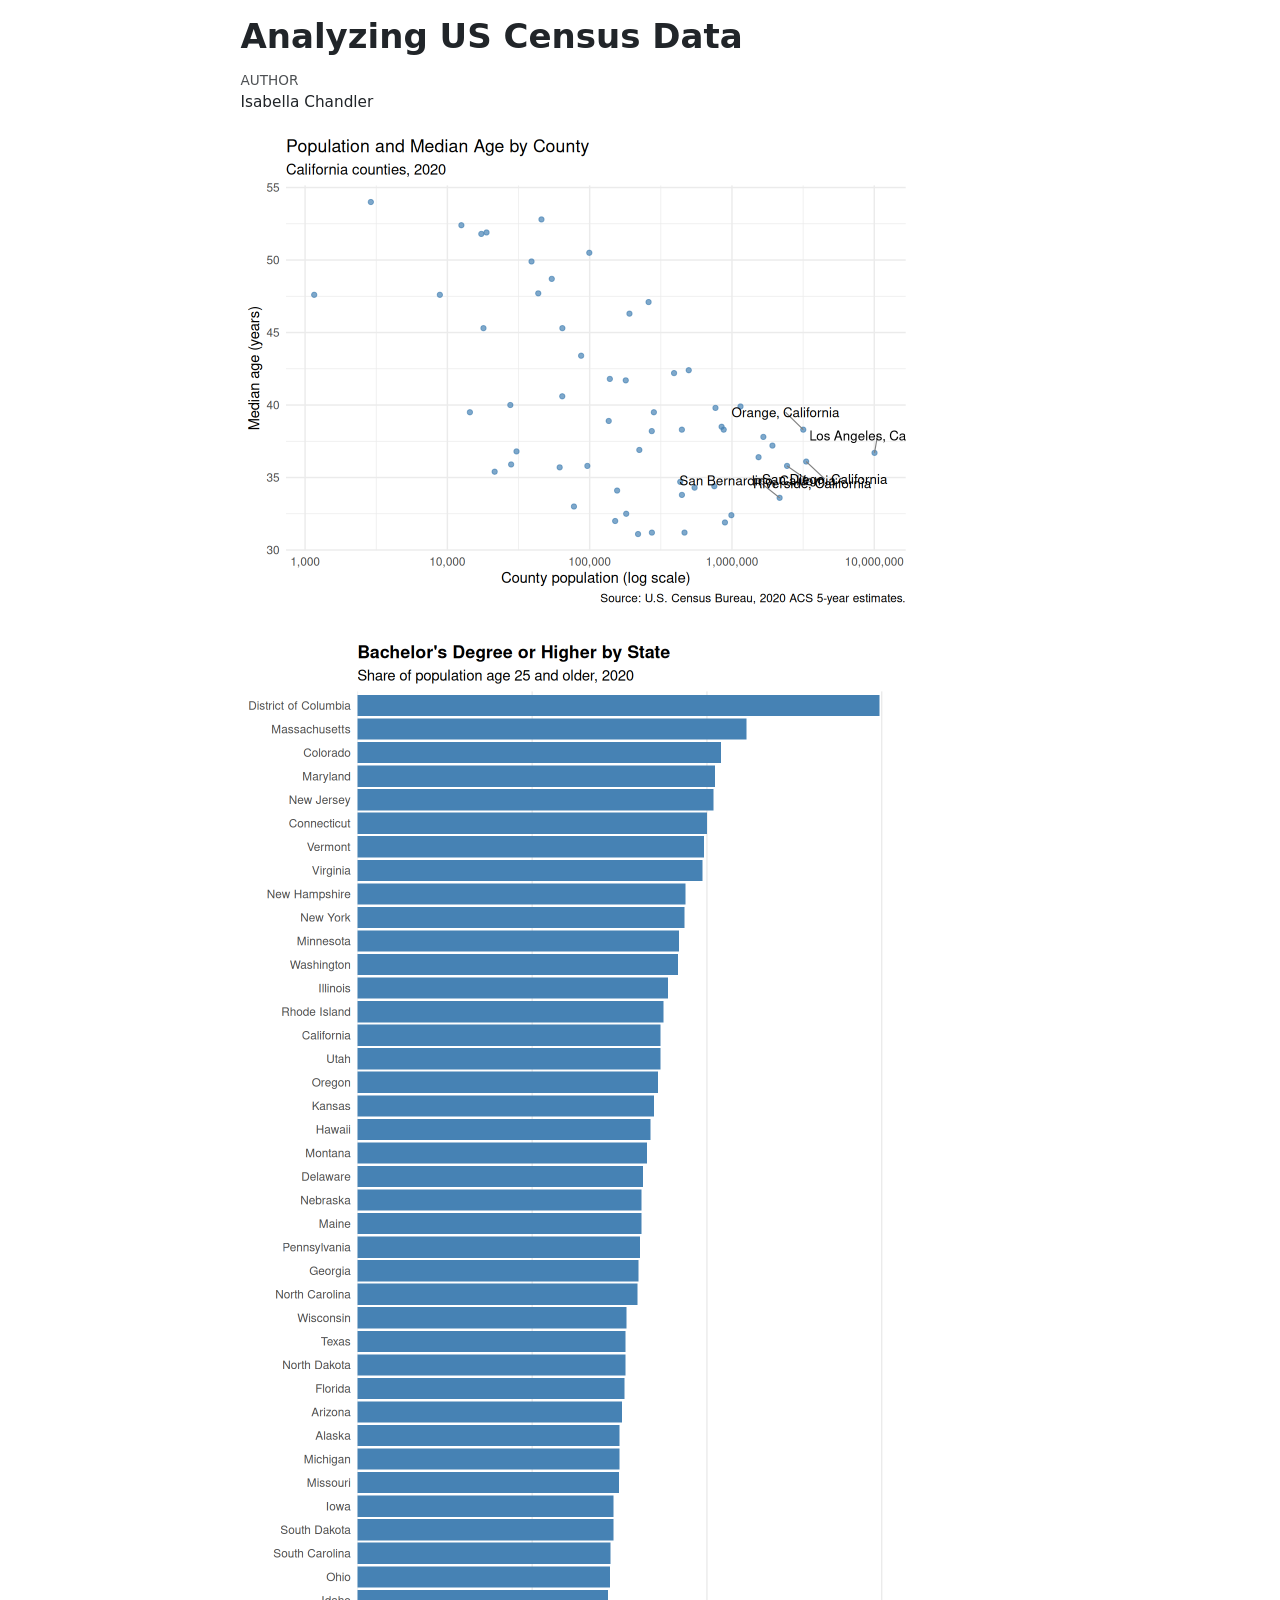
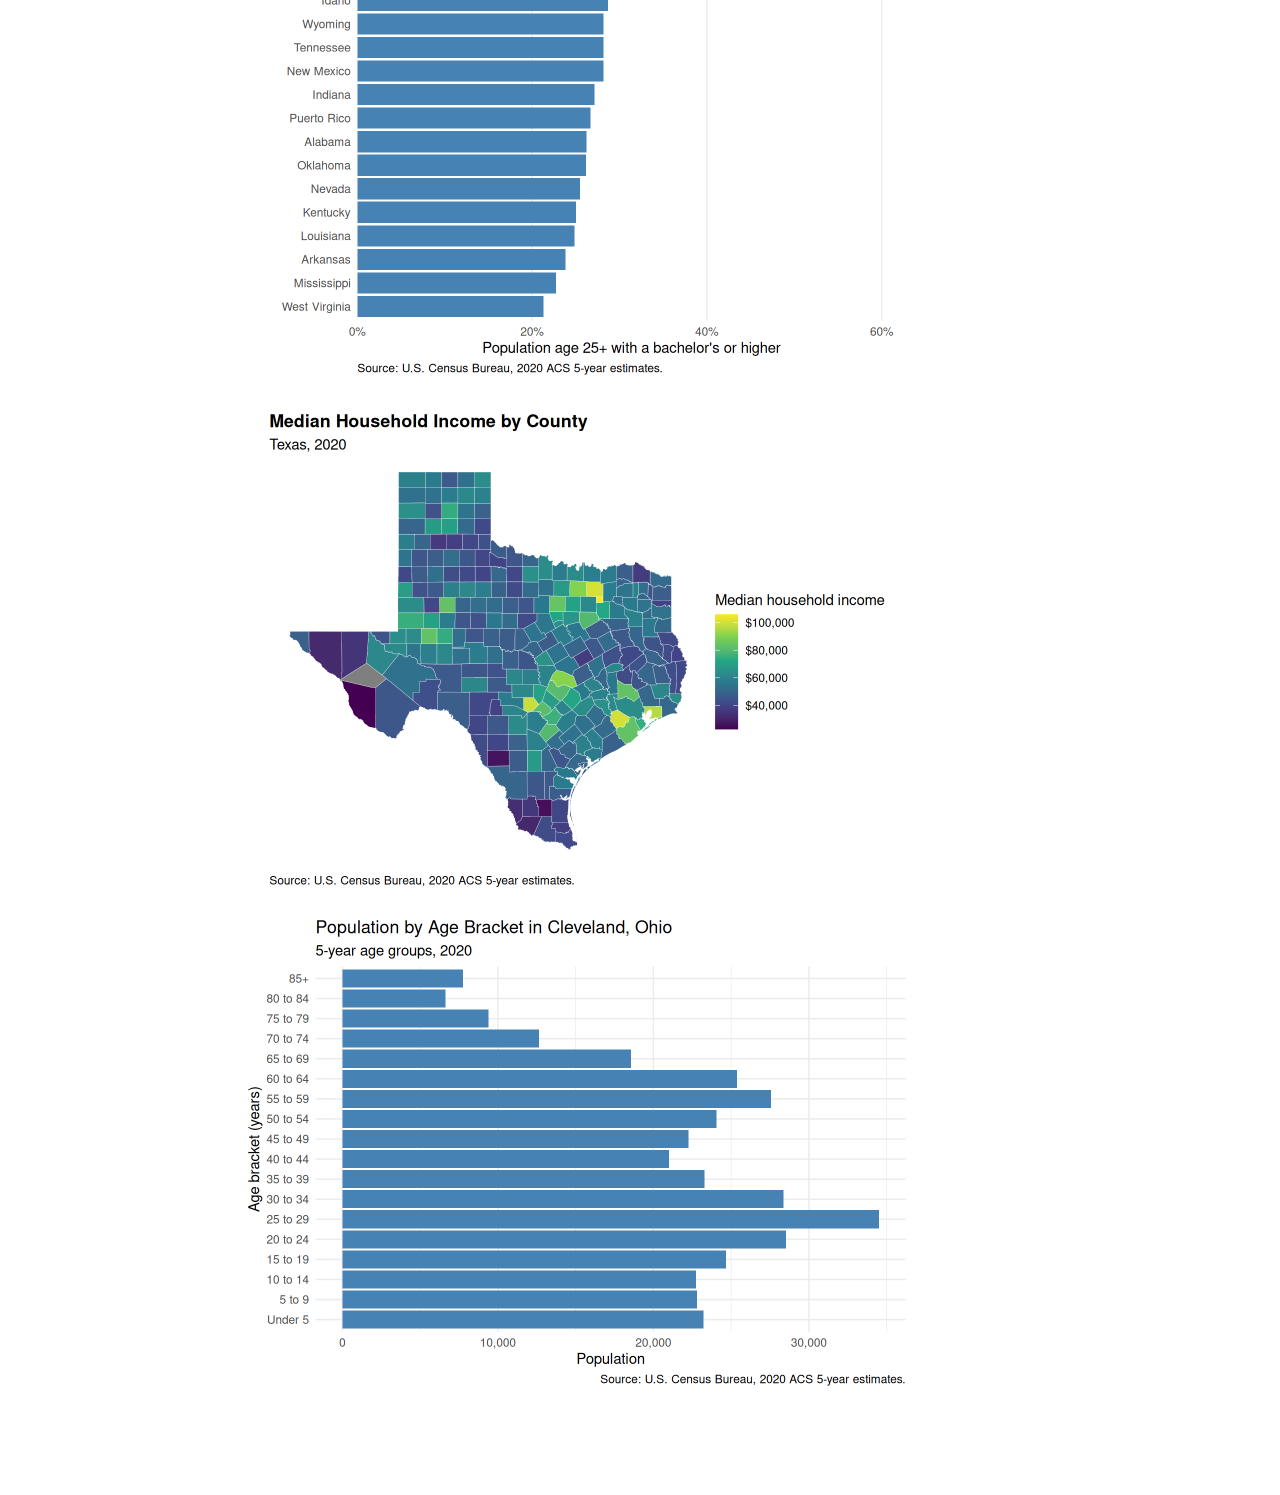
<file: index.html>
<!DOCTYPE html>
<html xmlns="http://www.w3.org/1999/xhtml" lang="en" xml:lang="en"><head>

<meta charset="utf-8">
<meta name="generator" content="quarto-1.10.19">

<meta name="viewport" content="width=device-width, initial-scale=1.0, user-scalable=yes">

<meta name="author" content="Isabella Chandler">

<title>Analyzing US Census Data</title>
<style>
/* Default styles provided by pandoc.
** See https://pandoc.org/MANUAL.html#variables-for-html for config info.
*/
span.smallcaps{font-variant: small-caps;}
div.columns{display: flex; gap: 1.5em;}
div.column{flex: auto;}
@media screen {
div.columns{gap: min(4vw, 1.5em);}
div.column{overflow-x: auto;}
}
div.hanging-indent{margin-left: 1.5em; text-indent: -1.5em;}
ul.task-list{list-style: none;}
ul.task-list li input[type="checkbox"] {
  width: 0.8em;
  margin: 0 0.8em 0.2em -1em; /* quarto-specific, see https://github.com/quarto-dev/quarto-cli/issues/4556 */ 
  vertical-align: middle;
}
</style>


<script src="analysis_files/libs/clipboard/clipboard.min.js"></script>
<script src="analysis_files/libs/quarto-html/quarto.js" type="module"></script>
<script src="analysis_files/libs/quarto-html/tabsets/tabsets.js" type="module"></script>
<script src="analysis_files/libs/quarto-html/popper.min.js"></script>
<script src="analysis_files/libs/quarto-html/tippy.umd.min.js"></script>
<script src="analysis_files/libs/quarto-html/anchor.min.js"></script>
<link href="analysis_files/libs/quarto-html/tippy.css" rel="stylesheet">
<link href="analysis_files/libs/quarto-html/quarto-syntax-highlighting-bf27225e3a48a9273f3daa8f8e829971.css" rel="stylesheet" id="quarto-text-highlighting-styles">
<script src="analysis_files/libs/bootstrap/bootstrap.min.js"></script>
<link href="analysis_files/libs/bootstrap/bootstrap-icons.css" rel="stylesheet">
<link href="analysis_files/libs/bootstrap/bootstrap-599778174d9dd6ce730efbedad0fe166.min.css" rel="stylesheet" append-hash="true" id="quarto-bootstrap" data-mode="light">


</head>

<body class="fullcontent quarto-light">

<div id="quarto-content" class="page-columns page-rows-contents page-layout-article">

<main class="content" id="quarto-document-content">

<header id="title-block-header" class="quarto-title-block default">
<div class="quarto-title">
<h1 class="title">Analyzing US Census Data</h1>
</div>



<div class="quarto-title-meta">

    <div>
    <div class="quarto-title-meta-heading">Author</div>
    <div class="quarto-title-meta-contents">
             <p>Isabella Chandler </p>
          </div>
  </div>
    
  
    
  </div>
  


</header>


<div class="cell">
<div class="cell-output-display">
<div>
<figure class="figure">
<p><img src="analysis_files/figure-html/unnamed-chunk-5-1.png" class="img-fluid figure-img" width="672"></p>
</figure>
</div>
</div>
</div>
<div class="cell">
<div class="cell-output-display">
<div>
<figure class="figure">
<p><img src="analysis_files/figure-html/unnamed-chunk-6-1.png" class="img-fluid figure-img" width="672"></p>
</figure>
</div>
</div>
</div>
<div class="cell">
<div class="cell-output-display">
<div>
<figure class="figure">
<p><img src="analysis_files/figure-html/unnamed-chunk-7-1.png" class="img-fluid figure-img" width="672"></p>
</figure>
</div>
</div>
</div>
<div class="cell">
<div class="cell-output-display">
<div>
<figure class="figure">
<p><img src="analysis_files/figure-html/unnamed-chunk-8-1.png" class="img-fluid figure-img" width="672"></p>
</figure>
</div>
</div>
</div>

</main>
<!-- /main column -->
<script id="quarto-html-after-body" type="application/javascript">
  window.document.addEventListener("DOMContentLoaded", function (event) {
    const icon = "";
    const anchorJS = new window.AnchorJS();
    anchorJS.options = {
      placement: 'right',
      icon: icon
    };
    anchorJS.add('.anchored');
    const isCodeAnnotation = (el) => {
      for (const clz of el.classList) {
        if (clz.startsWith('code-annotation-')) {                     
          return true;
        }
      }
      return false;
    }
    const onCopySuccess = function(e) {
      // button target
      const button = e.trigger;
      // don't keep focus
      button.blur();
      // flash "checked"
      button.classList.add('code-copy-button-checked');
      var currentTitle = button.getAttribute("title");
      button.setAttribute("title", "Copied!");
      let tooltip;
      if (window.bootstrap) {
        button.setAttribute("data-bs-toggle", "tooltip");
        button.setAttribute("data-bs-placement", "left");
        button.setAttribute("data-bs-title", "Copied!");
        tooltip = new bootstrap.Tooltip(button, 
          { trigger: "manual", 
            customClass: "code-copy-button-tooltip",
            offset: [0, -8]});
        tooltip.show();    
      }
      setTimeout(function() {
        if (tooltip) {
          tooltip.hide();
          button.removeAttribute("data-bs-title");
          button.removeAttribute("data-bs-toggle");
          button.removeAttribute("data-bs-placement");
        }
        button.setAttribute("title", currentTitle);
        button.classList.remove('code-copy-button-checked');
      }, 1000);
      // clear code selection
      e.clearSelection();
    }
    const getTextToCopy = function(trigger) {
      const outerScaffold = trigger.parentElement.cloneNode(true);
      const codeEl = outerScaffold.querySelector('code');
      for (const childEl of codeEl.children) {
        if (isCodeAnnotation(childEl)) {
          childEl.remove();
        }
      }
      return codeEl.innerText;
    }
    const clipboard = new window.ClipboardJS('.code-copy-button:not([data-in-quarto-modal])', {
      text: getTextToCopy
    });
    clipboard.on('success', onCopySuccess);
    if (window.document.getElementById('quarto-embedded-source-code-modal')) {
      const clipboardModal = new window.ClipboardJS('.code-copy-button[data-in-quarto-modal]', {
        text: getTextToCopy,
        container: window.document.getElementById('quarto-embedded-source-code-modal')
      });
      clipboardModal.on('success', onCopySuccess);
    }
      var localhostRegex = new RegExp(/^(?:http|https):\/\/localhost\:?[0-9]*\//);
      var mailtoRegex = new RegExp(/^mailto:/);
        var filterRegex = new RegExp('/' + window.location.host + '/');
      var isInternal = (href) => {
          return filterRegex.test(href) || localhostRegex.test(href) || mailtoRegex.test(href);
      }
      // Inspect non-navigation links and adorn them if external
     var links = window.document.querySelectorAll('a[href]:not(.nav-link):not(.navbar-brand):not(.toc-action):not(.sidebar-link):not(.sidebar-item-toggle):not(.pagination-link):not(.no-external):not([aria-hidden]):not(.dropdown-item):not(.quarto-navigation-tool):not(.about-link)');
      for (var i=0; i<links.length; i++) {
        const link = links[i];
        if (!isInternal(link.href)) {
          // undo the damage that might have been done by quarto-nav.js in the case of
          // links that we want to consider external
          if (link.dataset.originalHref !== undefined) {
            link.href = link.dataset.originalHref;
          }
        }
      }
    function tippyHover(el, contentFn, onTriggerFn, onUntriggerFn) {
      const config = {
        allowHTML: true,
        maxWidth: 500,
        delay: 100,
        arrow: false,
        appendTo: function(el) {
            return el.parentElement;
        },
        interactive: true,
        interactiveBorder: 10,
        theme: 'quarto',
        placement: 'bottom-start',
      };
      if (contentFn) {
        config.content = contentFn;
      }
      if (onTriggerFn) {
        config.onTrigger = onTriggerFn;
      }
      if (onUntriggerFn) {
        config.onUntrigger = onUntriggerFn;
      }
      window.tippy(el, config); 
    }
    const noterefs = window.document.querySelectorAll('a[role="doc-noteref"]');
    for (var i=0; i<noterefs.length; i++) {
      const ref = noterefs[i];
      tippyHover(ref, function() {
        // use id or data attribute instead here
        let href = ref.getAttribute('data-footnote-href') || ref.getAttribute('href');
        try { href = new URL(href).hash; } catch {}
        const id = href.replace(/^#\/?/, "");
        const note = window.document.getElementById(id);
        if (note) {
          return note.innerHTML;
        } else {
          return "";
        }
      });
    }
    const xrefs = window.document.querySelectorAll('a.quarto-xref');
    const processXRef = (id, note) => {
      // Strip column container classes
      const stripColumnClz = (el) => {
        el.classList.remove("page-full", "page-columns");
        if (el.children) {
          for (const child of el.children) {
            stripColumnClz(child);
          }
        }
      }
      stripColumnClz(note)
      if (id === null || id.startsWith('sec-')) {
        // Special case sections, only their first couple elements
        const container = document.createElement("div");
        if (note.children && note.children.length > 2) {
          container.appendChild(note.children[0].cloneNode(true));
          for (let i = 1; i < note.children.length; i++) {
            const child = note.children[i];
            if (child.tagName === "P" && child.innerText === "") {
              continue;
            } else {
              container.appendChild(child.cloneNode(true));
              break;
            }
          }
          if (window.Quarto?.typesetMath) {
            window.Quarto.typesetMath(container);
          }
          return container.innerHTML
        } else {
          if (window.Quarto?.typesetMath) {
            window.Quarto.typesetMath(note);
          }
          return note.innerHTML;
        }
      } else {
        // Remove any anchor links if they are present
        const anchorLink = note.querySelector('a.anchorjs-link');
        if (anchorLink) {
          anchorLink.remove();
        }
        if (window.Quarto?.typesetMath) {
          window.Quarto.typesetMath(note);
        }
        if (note.classList.contains("callout")) {
          return note.outerHTML;
        } else {
          return note.innerHTML;
        }
      }
    }
    for (var i=0; i<xrefs.length; i++) {
      const xref = xrefs[i];
      tippyHover(xref, undefined, function(instance) {
        instance.disable();
        let url = xref.getAttribute('href');
        let hash = undefined; 
        if (url.startsWith('#')) {
          hash = url;
        } else {
          try { hash = new URL(url).hash; } catch {}
        }
        if (hash) {
          const id = hash.replace(/^#\/?/, "");
          const note = window.document.getElementById(id);
          if (note !== null) {
            try {
              const html = processXRef(id, note.cloneNode(true));
              instance.setContent(html);
            } finally {
              instance.enable();
              instance.show();
            }
          } else {
            // See if we can fetch this
            fetch(url.split('#')[0])
            .then(res => res.text())
            .then(html => {
              const parser = new DOMParser();
              const htmlDoc = parser.parseFromString(html, "text/html");
              const note = htmlDoc.getElementById(id);
              if (note !== null) {
                const html = processXRef(id, note);
                instance.setContent(html);
              } 
            }).finally(() => {
              instance.enable();
              instance.show();
            });
          }
        } else {
          // See if we can fetch a full url (with no hash to target)
          // This is a special case and we should probably do some content thinning / targeting
          fetch(url)
          .then(res => res.text())
          .then(html => {
            const parser = new DOMParser();
            const htmlDoc = parser.parseFromString(html, "text/html");
            const note = htmlDoc.querySelector('main.content');
            if (note !== null) {
              // This should only happen for chapter cross references
              // (since there is no id in the URL)
              // remove the first header
              if (note.children.length > 0 && note.children[0].tagName === "HEADER") {
                note.children[0].remove();
              }
              const html = processXRef(null, note);
              instance.setContent(html);
            } 
          }).finally(() => {
            instance.enable();
            instance.show();
          });
        }
      }, function(instance) {
      });
    }
        let selectedAnnoteEl;
        const selectorForAnnotation = ( cell, annotation) => {
          let cellAttr = 'data-code-cell="' + cell + '"';
          let lineAttr = 'data-code-annotation="' +  annotation + '"';
          const selector = 'span[' + cellAttr + '][' + lineAttr + ']';
          return selector;
        }
        const selectCodeLines = (annoteEl) => {
          const doc = window.document;
          const targetCell = annoteEl.getAttribute("data-target-cell");
          const targetAnnotation = annoteEl.getAttribute("data-target-annotation");
          const annoteSpan = window.document.querySelector(selectorForAnnotation(targetCell, targetAnnotation));
          const lines = annoteSpan.getAttribute("data-code-lines").split(",");
          const lineIds = lines.map((line) => {
            return targetCell + "-" + line;
          })
          let top = null;
          let height = null;
          let parent = null;
          if (lineIds.length > 0) {
              //compute the position of the single el (top and bottom and make a div)
              const el = window.document.getElementById(lineIds[0]);
              top = el.offsetTop;
              height = el.offsetHeight;
              parent = el.parentElement.parentElement;
            if (lineIds.length > 1) {
              const lastEl = window.document.getElementById(lineIds[lineIds.length - 1]);
              const bottom = lastEl.offsetTop + lastEl.offsetHeight;
              height = bottom - top;
            }
            if (top !== null && height !== null && parent !== null) {
              // cook up a div (if necessary) and position it 
              let div = window.document.getElementById("code-annotation-line-highlight");
              if (div === null) {
                div = window.document.createElement("div");
                div.setAttribute("id", "code-annotation-line-highlight");
                div.style.position = 'absolute';
                parent.appendChild(div);
              }
              div.style.top = top - 2 + "px";
              div.style.height = height + 4 + "px";
              div.style.left = 0;
              let gutterDiv = window.document.getElementById("code-annotation-line-highlight-gutter");
              if (gutterDiv === null) {
                gutterDiv = window.document.createElement("div");
                gutterDiv.setAttribute("id", "code-annotation-line-highlight-gutter");
                gutterDiv.style.position = 'absolute';
                const codeCell = window.document.getElementById(targetCell);
                const gutter = codeCell.querySelector('.code-annotation-gutter');
                gutter.appendChild(gutterDiv);
              }
              gutterDiv.style.top = top - 2 + "px";
              gutterDiv.style.height = height + 4 + "px";
            }
            selectedAnnoteEl = annoteEl;
          }
        };
        const unselectCodeLines = () => {
          const elementsIds = ["code-annotation-line-highlight", "code-annotation-line-highlight-gutter"];
          elementsIds.forEach((elId) => {
            const div = window.document.getElementById(elId);
            if (div) {
              div.remove();
            }
          });
          selectedAnnoteEl = undefined;
        };
          // Handle positioning of the toggle
      window.addEventListener(
        "resize",
        throttle(() => {
          elRect = undefined;
          if (selectedAnnoteEl) {
            selectCodeLines(selectedAnnoteEl);
          }
        }, 10)
      );
      function throttle(fn, ms) {
      let throttle = false;
      let timer;
        return (...args) => {
          if(!throttle) { // first call gets through
              fn.apply(this, args);
              throttle = true;
          } else { // all the others get throttled
              if(timer) clearTimeout(timer); // cancel #2
              timer = setTimeout(() => {
                fn.apply(this, args);
                timer = throttle = false;
              }, ms);
          }
        };
      }
        // Attach click handler to the DT
        const annoteDls = window.document.querySelectorAll('dt[data-target-cell]');
        for (const annoteDlNode of annoteDls) {
          annoteDlNode.addEventListener('click', (event) => {
            const clickedEl = event.target;
            if (clickedEl !== selectedAnnoteEl) {
              unselectCodeLines();
              const activeEl = window.document.querySelector('dt[data-target-cell].code-annotation-active');
              if (activeEl) {
                activeEl.classList.remove('code-annotation-active');
              }
              selectCodeLines(clickedEl);
              clickedEl.classList.add('code-annotation-active');
            } else {
              // Unselect the line
              unselectCodeLines();
              clickedEl.classList.remove('code-annotation-active');
            }
          });
        }
    const findCites = (el) => {
      const parentEl = el.parentElement;
      if (parentEl) {
        const cites = parentEl.dataset.cites;
        if (cites) {
          return {
            el,
            cites: cites.split(' ')
          };
        } else {
          return findCites(el.parentElement)
        }
      } else {
        return undefined;
      }
    };
    var bibliorefs = window.document.querySelectorAll('a[role="doc-biblioref"]');
    for (var i=0; i<bibliorefs.length; i++) {
      const ref = bibliorefs[i];
      const citeInfo = findCites(ref);
      if (citeInfo) {
        tippyHover(citeInfo.el, function() {
          var popup = window.document.createElement('div');
          citeInfo.cites.forEach(function(cite) {
            var citeDiv = window.document.createElement('div');
            citeDiv.classList.add('hanging-indent');
            citeDiv.classList.add('csl-entry');
            var biblioDiv = window.document.getElementById('ref-' + cite);
            if (biblioDiv) {
              citeDiv.innerHTML = biblioDiv.innerHTML;
            }
            popup.appendChild(citeDiv);
          });
          return popup.innerHTML;
        });
      }
    }
  });
  </script>
</div> <!-- /content -->




</body></html>
</file>
<file: analysis_files/libs/quarto-html/tippy.css>
.tippy-box[data-animation=fade][data-state=hidden]{opacity:0}[data-tippy-root]{max-width:calc(100vw - 10px)}.tippy-box{position:relative;background-color:#333;color:#fff;border-radius:4px;font-size:14px;line-height:1.4;white-space:normal;outline:0;transition-property:transform,visibility,opacity}.tippy-box[data-placement^=top]>.tippy-arrow{bottom:0}.tippy-box[data-placement^=top]>.tippy-arrow:before{bottom:-7px;left:0;border-width:8px 8px 0;border-top-color:initial;transform-origin:center top}.tippy-box[data-placement^=bottom]>.tippy-arrow{top:0}.tippy-box[data-placement^=bottom]>.tippy-arrow:before{top:-7px;left:0;border-width:0 8px 8px;border-bottom-color:initial;transform-origin:center bottom}.tippy-box[data-placement^=left]>.tippy-arrow{right:0}.tippy-box[data-placement^=left]>.tippy-arrow:before{border-width:8px 0 8px 8px;border-left-color:initial;right:-7px;transform-origin:center left}.tippy-box[data-placement^=right]>.tippy-arrow{left:0}.tippy-box[data-placement^=right]>.tippy-arrow:before{left:-7px;border-width:8px 8px 8px 0;border-right-color:initial;transform-origin:center right}.tippy-box[data-inertia][data-state=visible]{transition-timing-function:cubic-bezier(.54,1.5,.38,1.11)}.tippy-arrow{width:16px;height:16px;color:#333}.tippy-arrow:before{content:"";position:absolute;border-color:transparent;border-style:solid}.tippy-content{position:relative;padding:5px 9px;z-index:1}
</file>
<file: analysis_files/libs/quarto-html/quarto-syntax-highlighting-bf27225e3a48a9273f3daa8f8e829971.css>
/* quarto syntax highlight colors */
:root {
  --quarto-hl-ot-color: #003B4F;
  --quarto-hl-at-color: #657422;
  --quarto-hl-ss-color: #20794D;
  --quarto-hl-an-color: #5E5E5E;
  --quarto-hl-fu-color: #4758AB;
  --quarto-hl-st-color: #20794D;
  --quarto-hl-cf-color: #003B4F;
  --quarto-hl-op-color: #5E5E5E;
  --quarto-hl-er-color: #AD0000;
  --quarto-hl-bn-color: #AD0000;
  --quarto-hl-al-color: #AD0000;
  --quarto-hl-va-color: #111111;
  --quarto-hl-bu-color: inherit;
  --quarto-hl-ex-color: inherit;
  --quarto-hl-pp-color: #AD0000;
  --quarto-hl-in-color: #5E5E5E;
  --quarto-hl-vs-color: #20794D;
  --quarto-hl-wa-color: #5E5E5E;
  --quarto-hl-do-color: #5E5E5E;
  --quarto-hl-im-color: #00769E;
  --quarto-hl-ch-color: #20794D;
  --quarto-hl-dt-color: #AD0000;
  --quarto-hl-fl-color: #AD0000;
  --quarto-hl-co-color: #5E5E5E;
  --quarto-hl-cv-color: #5E5E5E;
  --quarto-hl-cn-color: #8f5902;
  --quarto-hl-sc-color: #5E5E5E;
  --quarto-hl-dv-color: #AD0000;
  --quarto-hl-kw-color: #003B4F;
}

/* other quarto variables */
:root {
  --quarto-font-monospace: SFMono-Regular, Menlo, Monaco, Consolas, "Liberation Mono", "Courier New", monospace;
}

/* syntax highlight based on Pandoc's rules */
pre > code.sourceCode > span {
  color: #003B4F;
}

code.sourceCode > span {
  color: #003B4F;
}

div.sourceCode,
div.sourceCode pre.sourceCode {
  color: #003B4F;
}

/* Normal */
code span {
  color: #003B4F;
}

/* Alert */
code span.al {
  color: #AD0000;
  font-style: inherit;
}

/* Annotation */
code span.an {
  color: #5E5E5E;
  font-style: inherit;
}

/* Attribute */
code span.at {
  color: #657422;
  font-style: inherit;
}

/* BaseN */
code span.bn {
  color: #AD0000;
  font-style: inherit;
}

/* BuiltIn */
code span.bu {
  font-style: inherit;
}

/* ControlFlow */
code span.cf {
  color: #003B4F;
  font-weight: bold;
  font-style: inherit;
}

/* Char */
code span.ch {
  color: #20794D;
  font-style: inherit;
}

/* Constant */
code span.cn {
  color: #8f5902;
  font-style: inherit;
}

/* Comment */
code span.co {
  color: #5E5E5E;
  font-style: inherit;
}

/* CommentVar */
code span.cv {
  color: #5E5E5E;
  font-style: italic;
}

/* Documentation */
code span.do {
  color: #5E5E5E;
  font-style: italic;
}

/* DataType */
code span.dt {
  color: #AD0000;
  font-style: inherit;
}

/* DecVal */
code span.dv {
  color: #AD0000;
  font-style: inherit;
}

/* Error */
code span.er {
  color: #AD0000;
  font-style: inherit;
}

/* Extension */
code span.ex {
  font-style: inherit;
}

/* Float */
code span.fl {
  color: #AD0000;
  font-style: inherit;
}

/* Function */
code span.fu {
  color: #4758AB;
  font-style: inherit;
}

/* Import */
code span.im {
  color: #00769E;
  font-style: inherit;
}

/* Information */
code span.in {
  color: #5E5E5E;
  font-style: inherit;
}

/* Keyword */
code span.kw {
  color: #003B4F;
  font-weight: bold;
  font-style: inherit;
}

/* Operator */
code span.op {
  color: #5E5E5E;
  font-style: inherit;
}

/* Other */
code span.ot {
  color: #003B4F;
  font-style: inherit;
}

/* Preprocessor */
code span.pp {
  color: #AD0000;
  font-style: inherit;
}

/* SpecialChar */
code span.sc {
  color: #5E5E5E;
  font-style: inherit;
}

/* SpecialString */
code span.ss {
  color: #20794D;
  font-style: inherit;
}

/* String */
code span.st {
  color: #20794D;
  font-style: inherit;
}

/* Variable */
code span.va {
  color: #111111;
  font-style: inherit;
}

/* VerbatimString */
code span.vs {
  color: #20794D;
  font-style: inherit;
}

/* Warning */
code span.wa {
  color: #5E5E5E;
  font-style: italic;
}

.prevent-inlining {
  content: "</";
}

/*# sourceMappingURL=8be38f48d34c45af72792cbd699585e7.css.map */
</file>
